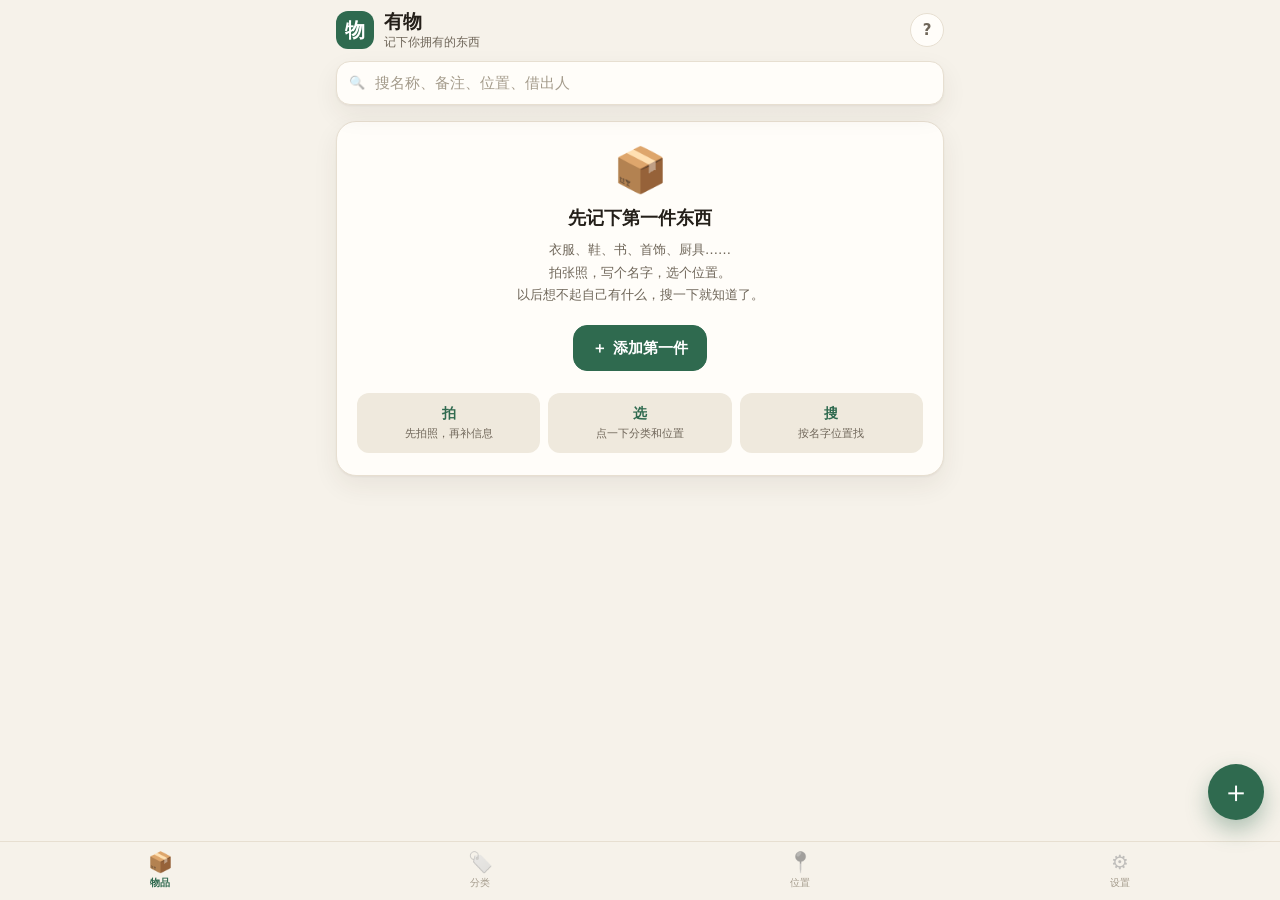
<file: index.html>
﻿<!doctype html>
<html lang="zh-CN">
<head>
<meta charset="utf-8">
<meta name="viewport" content="width=device-width, initial-scale=1, viewport-fit=cover">
<title>有物 · 我的物品清单</title>
<meta name="description" content="把你拥有的每一件东西记下来：衣服、鞋、书、首饰、厨具。">
<meta name="theme-color" content="#f6f2ea">
<meta name="mobile-web-app-capable" content="yes">
<meta name="apple-mobile-web-app-capable" content="yes">
<meta name="apple-mobile-web-app-status-bar-style" content="default">
<meta name="apple-mobile-web-app-title" content="有物">
<link rel="manifest" href="./manifest.json">
<link rel="icon" type="image/svg+xml" href="./icon.svg">
<link rel="apple-touch-icon" href="./icon.svg">
<link rel="stylesheet" href="./styles.css?v=2.12">
</head>
<body>

<div id="errbar" class="errbar" hidden></div>
<script>
window.addEventListener('error', function (e) {
  if (!e || !e.message) return;
  var bar = document.getElementById('errbar');
  if (bar) { bar.hidden = false; bar.textContent = '加载出错：' + e.message; }
}, true);
</script>

<header class="topbar" id="topbar">
  <div class="brand-row">
    <div class="brand">
      <span class="logo">物</span>
      <div class="brand-text">
        <h1>有物</h1>
        <p id="brandSub">记下你拥有的东西</p>
      </div>
    </div>
    <button class="icon-btn" data-act="how-install" aria-label="使用说明">?</button>
  </div>
  <div class="search-wrap" id="searchWrap">
    <span class="search-icon">🔍</span>
    <input id="q" type="search" placeholder="搜名称、备注、位置、借出人" autocomplete="off" enterkeyhint="search">
  </div>
</header>

<main id="view" class="view"></main>

<button id="fab" class="fab" data-act="add-item" aria-label="添加物品">＋</button>

<nav class="tabbar" id="tabbar">
  <button class="tab active" data-tab="items"><span class="ticon">📦</span><span>物品</span></button>
  <button class="tab" data-tab="cats"><span class="ticon">🏷️</span><span>分类</span></button>
  <button class="tab" data-tab="locs"><span class="ticon">📍</span><span>位置</span></button>
  <button class="tab" data-tab="settings"><span class="ticon">⚙️</span><span>设置</span></button>
</nav>

<section id="detail" class="detail" hidden></section>

<div id="picker" class="picker" hidden></div>

<div id="sheet" class="sheet" hidden>
  <div class="sheet-backdrop" data-act="close-sheet"></div>
  <div class="sheet-panel" role="dialog" aria-modal="true" aria-label="物品编辑">
    <div class="sheet-head">
      <button class="link" data-act="close-sheet">取消</button>
      <strong id="sheetTitle">添加物品</strong>
      <button class="link primary" data-act="save-item">保存</button>
    </div>
    <div class="sheet-body" id="sheetBody"></div>
  </div>
</div>

<div id="dialog" class="dialog" hidden>
  <div class="dialog-backdrop" data-act="dlg-cancel"></div>
  <div class="dialog-panel" role="dialog" aria-modal="true" aria-labelledby="dlgTitle">
    <h3 id="dlgTitle"></h3>
    <p id="dlgDesc" class="dlg-desc" hidden></p>
    <div id="dlgBody" class="dlg-body"></div>
    <div class="dlg-actions">
      <button class="btn ghost" id="dlgCancel" data-act="dlg-cancel">取消</button>
      <button class="btn solid" id="dlgOk" data-act="dlg-ok">确定</button>
    </div>
  </div>
</div>

<div id="toast" class="toast" role="status" aria-live="polite"></div>

<script src="./db.js?v=2.12"></script>
<script src="./app.js?v=2.12"></script>
</body>
</html>
</file>
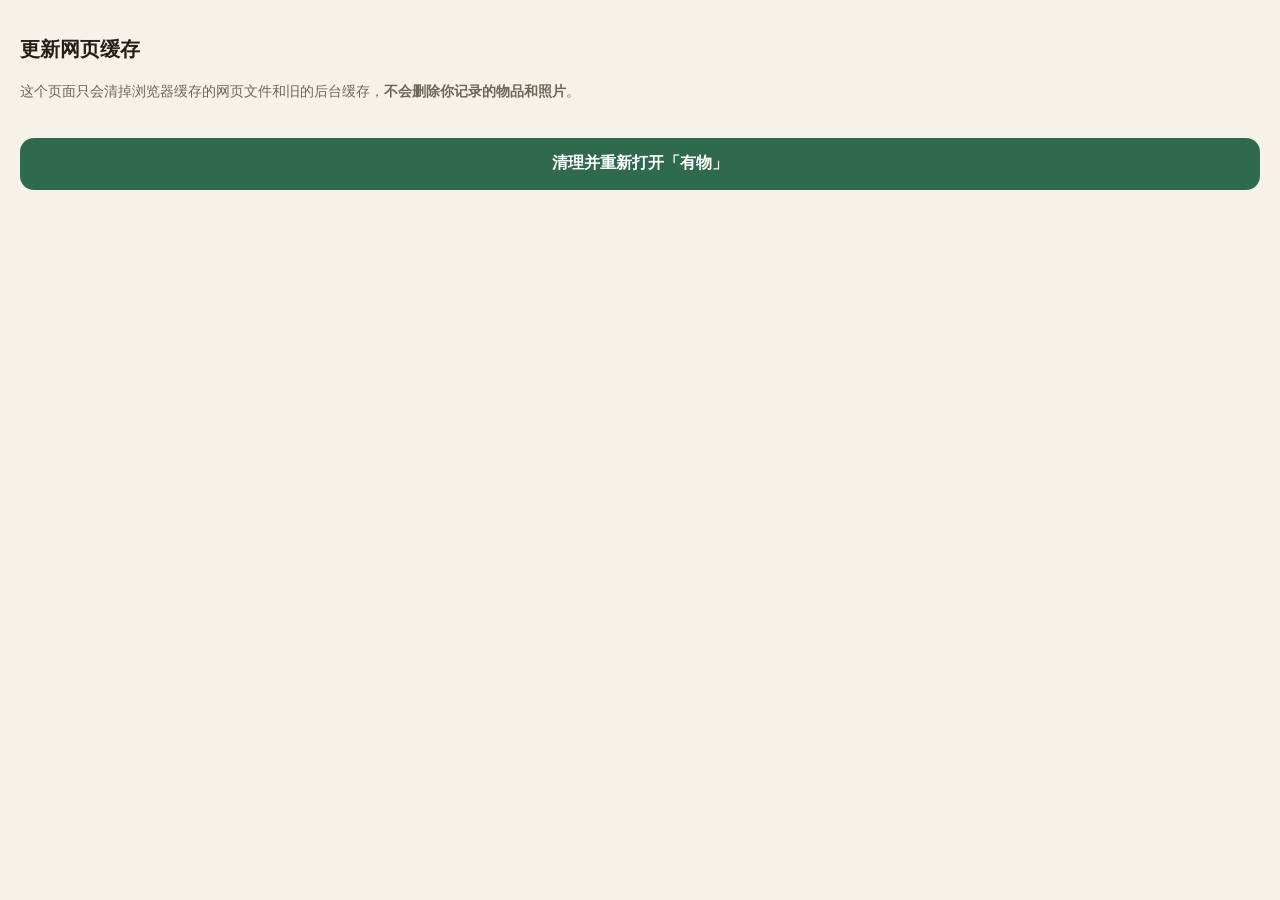
<file: reset.html>
<!doctype html>
<html lang="zh-CN">
<head>
<meta charset="utf-8">
<meta name="viewport" content="width=device-width,initial-scale=1,viewport-fit=cover">
<title>有物 · 更新缓存</title>
<style>
  body {
    margin: 0; padding: 32px 20px;
    font: 16px/1.7 -apple-system, "PingFang SC", "Microsoft YaHei", system-ui, sans-serif;
    background: #f6f2ea; color: #241f19;
  }
  h1 { font-size: 20px; margin: 0 0 12px; }
  p { color: #6f6659; font-size: 14px; }
  button {
    width: 100%; height: 52px; margin-top: 20px;
    border: 0; border-radius: 14px; background: #2f6a4f; color: #fff;
    font-size: 16px; font-weight: 600;
  }
  #log { margin-top: 18px; font-size: 13px; color: #6f6659; white-space: pre-wrap; }
</style>
</head>
<body>
<h1>更新网页缓存</h1>
<p>这个页面只会清掉浏览器缓存的网页文件和旧的后台缓存，<b>不会删除你记录的物品和照片</b>。</p>
<button id="go">清理并重新打开「有物」</button>
<pre id="log"></pre>

<script>
var logEl = document.getElementById('log');
function log(s) { logEl.textContent += s + '\n'; }

document.getElementById('go').addEventListener('click', async function () {
  log('开始清理…');
  try {
    if ('serviceWorker' in navigator) {
      var regs = await navigator.serviceWorker.getRegistrations();
      for (var i = 0; i < regs.length; i++) {
        await regs[i].unregister();
        log('已注销后台服务');
      }
    }
  } catch (e) { log('注销失败：' + e.message); }

  try {
    if (window.caches) {
      var keys = await caches.keys();
      for (var j = 0; j < keys.length; j++) {
        await caches.delete(keys[j]);
        log('已清除缓存：' + keys[j]);
      }
    }
  } catch (e) { log('清缓存失败：' + e.message); }

  log('完成，正在打开…');
  setTimeout(function () { location.replace('./'); }, 700);
});
</script>
</body>
</html>
</file>
<file: styles.css>
/* 有物 · 样式 */
:root {
  --bg: #f6f2ea;
  --bg-soft: #efe9dd;
  --card: #fffdf9;
  --ink: #241f19;
  --ink-2: #6f6659;
  --ink-3: #a49b8b;
  --line: #e7dfd1;
  --accent: #2f6a4f;
  --accent-soft: #e2efe7;
  --on-accent: #ffffff;
  --warm: #c2703d;
  --danger: #b4402f;
  --tabbar: rgba(246, 242, 234, 0.94);
  --wood: #dbc7a6;
  --wood-dark: #bd9d72;
  --shadow: 0 1px 2px rgba(60, 45, 25, 0.05), 0 10px 26px rgba(60, 45, 25, 0.07);
  --radius: 16px;
}

@media (prefers-color-scheme: dark) {
  :root {
    --bg: #14161a;
    --bg-soft: #1b1f24;
    --card: #1e2228;
    --ink: #ece7dd;
    --ink-2: #a6a094;
    --ink-3: #6f6a60;
    --line: #2c3138;
    --accent: #7fbf9c;
    --accent-soft: #20342a;
    --on-accent: #10201a;
    --warm: #e08a52;
    --danger: #e0796b;
    --tabbar: rgba(20, 22, 26, 0.94);
    --wood: #4a3b2a;
    --wood-dark: #382c1f;
    --shadow: 0 1px 2px rgba(0, 0, 0, 0.3), 0 10px 26px rgba(0, 0, 0, 0.35);
  }
}

* { box-sizing: border-box; }
html { -webkit-text-size-adjust: 100%; }
html, body { margin: 0; padding: 0; }

body {
  background: var(--bg);
  color: var(--ink);
  font: 16px/1.5 -apple-system, BlinkMacSystemFont, "PingFang SC", "Noto Sans SC", "Microsoft YaHei", system-ui, sans-serif;
  -webkit-font-smoothing: antialiased;
  padding-bottom: calc(92px + env(safe-area-inset-bottom));
  overscroll-behavior-y: none;
}
body.locked { overflow: hidden; }

button { font: inherit; color: inherit; background: none; border: 0; padding: 0; cursor: pointer; -webkit-tap-highlight-color: transparent; }
input, select, textarea { font: inherit; color: inherit; }
h1, h2, h3, p, dl, dd, ul { margin: 0; }
ul { padding: 0; list-style: none; }
[hidden] { display: none !important; }

/* ---------- 顶栏 ---------- */
.topbar {
  position: sticky;
  top: 0;
  z-index: 30;
  padding: calc(10px + env(safe-area-inset-top)) 16px 10px;
  background: linear-gradient(var(--bg) 72%, rgba(246, 242, 234, 0));
  max-width: 640px;
  margin: 0 auto;
}
@media (prefers-color-scheme: dark) {
  .topbar { background: linear-gradient(var(--bg) 72%, rgba(20, 22, 26, 0)); }
}
.brand-row { display: flex; align-items: center; justify-content: space-between; gap: 10px; }
.brand { display: flex; align-items: center; gap: 10px; min-width: 0; }
.logo {
  width: 38px; height: 38px; flex: 0 0 38px;
  border-radius: 12px;
  background: var(--accent);
  color: var(--on-accent);
  display: grid; place-items: center;
  font-size: 20px; font-weight: 600;
}
.brand-text { min-width: 0; }
.brand-text h1 { font-size: 19px; letter-spacing: 0.02em; line-height: 1.2; }
.brand-text p { font-size: 12px; color: var(--ink-2); white-space: nowrap; overflow: hidden; text-overflow: ellipsis; }
.icon-btn {
  width: 34px; height: 34px; border-radius: 50%;
  border: 1px solid var(--line); background: var(--card);
  color: var(--ink-2); font-size: 15px; font-weight: 700;
  display: grid; place-items: center;
}
.search-wrap {
  display: flex; align-items: center; gap: 8px;
  margin-top: 10px; height: 44px; padding: 0 12px;
  background: var(--card);
  border: 1px solid var(--line);
  border-radius: 14px;
  box-shadow: var(--shadow);
}
.search-icon { font-size: 13px; opacity: 0.5; }
.search-wrap input { flex: 1; border: 0; outline: none; background: none; font-size: 15px; min-width: 0; }
.search-wrap input::placeholder { color: var(--ink-3); }

/* ---------- 主区域 ---------- */
.view { max-width: 640px; margin: 0 auto; padding: 0 16px 8px; }

.stat-strip {
  display: grid; grid-template-columns: repeat(4, 1fr); gap: 6px;
  margin: 4px 0 12px; padding: 12px 6px;
  background: var(--card); border: 1px solid var(--line);
  border-radius: var(--radius); box-shadow: var(--shadow);
}
.stat-strip > div { display: flex; flex-direction: column; align-items: center; gap: 2px; text-align: center; min-width: 0; }
.stat-strip b { font-size: 15px; font-weight: 650; letter-spacing: -0.01em; white-space: nowrap; overflow: hidden; text-overflow: ellipsis; max-width: 100%; }
.stat-strip span { font-size: 10px; color: var(--ink-3); white-space: nowrap; }

.chip-row { display: flex; gap: 8px; overflow-x: auto; padding: 2px 0 10px; scrollbar-width: none; }
.chip-row::-webkit-scrollbar { display: none; }
.chip {
  flex: 0 0 auto; height: 32px; padding: 0 12px;
  border-radius: 16px; border: 1px solid var(--line);
  background: var(--card); color: var(--ink-2);
  font-size: 13px; white-space: nowrap;
  display: inline-flex; align-items: center; gap: 4px;
}
.chip.on { background: var(--accent); border-color: var(--accent); color: var(--on-accent); font-weight: 600; }
.chip i { font-style: normal; font-size: 11px; opacity: 0.55; }
.chip.dashed { border-style: dashed; color: var(--ink-3); }

.filter-row { display: flex; flex-wrap: wrap; align-items: center; gap: 8px; margin-bottom: 10px; min-height: 34px; }
.filter-row select {
  height: 34px; max-width: 46%; padding: 0 10px;
  border-radius: 10px; border: 1px solid var(--line);
  background: var(--card); color: var(--ink-2); font-size: 13px;
  outline: none;
}
.result-count { font-size: 12px; color: var(--ink-3); margin-left: auto; white-space: nowrap; }
.link { color: var(--accent); font-size: 14px; font-weight: 600; padding: 4px 2px; }
.link.small { font-size: 12px; color: var(--ink-2); font-weight: 500; white-space: nowrap; }
.link.primary { color: var(--accent); }

/* ---------- 物品卡片 ---------- */
/* 瀑布流：不同形状的卡片混排，像书架 */
.grid { columns: 2; column-gap: 10px; }
.card {
  position: relative; display: flex; flex-direction: column;
  width: 100%; margin: 0 0 10px; break-inside: avoid;
  text-align: left; overflow: hidden;
  background: var(--card); border: 1px solid var(--line);
  border-radius: var(--radius); box-shadow: var(--shadow);
  transition: transform 0.12s ease;
}
.card:active { transform: scale(0.982); }
.thumb {
  aspect-ratio: 1 / 1;
  background-color: var(--bg-soft);
  background-position: center;
  background-size: cover;
  background-repeat: no-repeat;
  display: grid; place-items: center;
}
.ph-emoji { font-size: 34px; opacity: 0.4; }

/* 分类形状 */
.thumb { position: relative; }
.thumb.shape-book {
  aspect-ratio: 2 / 3;
  border-radius: 2px 9px 9px 2px;
  box-shadow: inset 12px 0 16px -14px rgba(0, 0, 0, 0.6);
}
.thumb.shape-book::before {
  content: ''; position: absolute; left: 0; top: 0; bottom: 0; width: 11px;
  background: linear-gradient(90deg, rgba(0, 0, 0, 0.3), rgba(255, 255, 255, 0.22) 65%, rgba(0, 0, 0, 0.05));
  pointer-events: none;
}
.thumb.shape-garment { aspect-ratio: 3 / 4; border-radius: 22px 22px 14px 14px; }
.thumb.shape-tall { aspect-ratio: 2 / 3; border-radius: 16px; }

.gallery.shape-book .gallery-item { aspect-ratio: 2 / 3; }
.gallery.shape-garment .gallery-item { aspect-ratio: 3 / 4; }
.gallery.shape-tall .gallery-item { aspect-ratio: 2 / 3; }

/* 自动去背景开关 */
.cut-toggle {
  display: flex; align-items: center; gap: 8px;
  margin: -4px 0 10px; font-size: 12.5px; color: var(--ink-2);
}
.cut-toggle input { width: 18px; height: 18px; accent-color: var(--accent); flex: 0 0 18px; }
.card-body { padding: 8px 10px 10px; }
.card-name {
  font-size: 14px; font-weight: 600; line-height: 1.35;
  display: -webkit-box; -webkit-line-clamp: 2; -webkit-box-orient: vertical;
  overflow: hidden; word-break: break-word;
}
.card-meta { margin-top: 3px; font-size: 11px; color: var(--ink-2); white-space: nowrap; overflow: hidden; text-overflow: ellipsis; }
.badge-lent {
  position: absolute; top: 8px; right: 8px;
  padding: 2px 7px; border-radius: 8px;
  background: var(--warm); color: #fff; font-size: 10px; font-weight: 600;
}
.badge-lent.over { background: var(--danger); }

/* 数量快捷增减 */
.qty-row {
  display: flex; align-items: center; justify-content: center; gap: 14px;
  margin-top: 14px; padding: 10px;
  background: var(--card); border: 1px solid var(--line); border-radius: 14px;
}
.qbtn {
  width: 44px; height: 44px; border-radius: 12px;
  border: 1px solid var(--line); background: var(--bg);
  font-size: 22px; line-height: 1; color: var(--ink);
  display: grid; place-items: center;
}
.qbtn:active { background: var(--accent-soft); }
.qnum { min-width: 84px; text-align: center; font-size: 17px; font-weight: 650; }

/* 小标签芯片 */
.chip.mini { height: 27px; padding: 0 10px; font-size: 12px; border-radius: 14px; }
.tag-chips { padding-bottom: 6px; }

/* 详情页标签可点击 */
.tag-pill { cursor: pointer; }

/* ---------- 按钮 ---------- */
.btn {
  display: inline-flex; align-items: center; justify-content: center; gap: 6px;
  height: 46px; padding: 0 18px;
  border-radius: 14px; border: 1px solid var(--line);
  background: var(--card); color: var(--ink);
  font-size: 15px; font-weight: 600;
}
.btn.solid { background: var(--accent); border-color: var(--accent); color: var(--on-accent); }
.btn.ghost { background: var(--card); }
.btn.block { display: flex; width: 100%; margin-top: 10px; }
.btn.danger { color: var(--danger); }
.btn.solid.danger { background: var(--danger); border-color: var(--danger); color: #fff; }

/* ---------- 空状态 / 引导 ---------- */
.onboard {
  margin-top: 6px; padding: 26px 20px 22px;
  background: var(--card); border: 1px solid var(--line);
  border-radius: 20px; box-shadow: var(--shadow); text-align: center;
}
.onboard-emoji { font-size: 44px; line-height: 1; }
.onboard h2 { font-size: 18px; margin: 12px 0 8px; }
.onboard p { font-size: 13px; color: var(--ink-2); line-height: 1.75; }
.onboard .btn { margin-top: 18px; }
.onboard-tips { display: grid; grid-template-columns: repeat(3, 1fr); gap: 8px; margin-top: 22px; }
.onboard-tips > div { background: var(--bg-soft); border-radius: 12px; padding: 10px 6px; display: flex; flex-direction: column; gap: 2px; }
.onboard-tips b { font-size: 14px; color: var(--accent); }
.onboard-tips span { font-size: 11px; color: var(--ink-2); }

.empty { padding: 40px 16px; text-align: center; color: var(--ink-2); }
.empty p { font-size: 14px; margin-bottom: 12px; }

/* ---------- 底部导航 ---------- */
.tabbar {
  position: fixed; left: 0; right: 0; bottom: 0; z-index: 40;
  display: grid; grid-template-columns: repeat(4, 1fr);
  padding: 6px 0 calc(6px + env(safe-area-inset-bottom));
  background: var(--tabbar);
  -webkit-backdrop-filter: blur(14px);
  backdrop-filter: blur(14px);
  border-top: 1px solid var(--line);
}
.tab { display: flex; flex-direction: column; align-items: center; gap: 3px; padding: 4px 0; color: var(--ink-3); font-size: 10px; }
.tab .ticon { font-size: 20px; line-height: 1; filter: grayscale(1) opacity(0.6); }
.tab.active { color: var(--accent); font-weight: 600; }
.tab.active .ticon { filter: none; }

.fab {
  position: fixed; right: 16px; bottom: calc(80px + env(safe-area-inset-bottom)); z-index: 41;
  width: 56px; height: 56px; border-radius: 50%;
  background: var(--accent); color: var(--on-accent);
  font-size: 30px; line-height: 1; font-weight: 300;
  display: grid; place-items: center;
  box-shadow: 0 10px 22px rgba(47, 106, 79, 0.36);
  transition: transform 0.12s ease;
}
.fab:active { transform: scale(0.94); }

/* ---------- 编辑面板 ---------- */
.sheet { position: fixed; inset: 0; z-index: 65; display: flex; align-items: flex-end; }
.sheet-backdrop { position: absolute; inset: 0; background: rgba(24, 18, 10, 0.38); -webkit-backdrop-filter: blur(2px); backdrop-filter: blur(2px); }
.sheet-panel {
  position: relative; width: 100%; max-width: 640px; margin: 0 auto;
  max-height: 94vh; max-height: 94dvh; display: flex; flex-direction: column;
  background: var(--bg);
  border-radius: 22px 22px 0 0;
  box-shadow: 0 -8px 30px rgba(0, 0, 0, 0.12);
  animation: slideUp 0.22s ease;
}
@keyframes slideUp { from { transform: translateY(26px); opacity: 0.5; } to { transform: none; opacity: 1; } }
.sheet-head {
  display: flex; align-items: center; justify-content: space-between; gap: 8px;
  padding: 13px 16px; border-bottom: 1px solid var(--line);
}
.sheet-head strong { font-size: 15px; }
.sheet-head .link { font-size: 14px; color: var(--ink-2); font-weight: 500; }
.sheet-head .link.primary { color: var(--accent); font-weight: 700; }
.sheet-body { overflow-y: auto; padding: 14px 16px calc(28px + env(safe-area-inset-bottom)); -webkit-overflow-scrolling: touch; }

/* ---------- 表单 ---------- */
.form-photos { display: grid; grid-template-columns: repeat(4, 1fr); gap: 8px; margin-bottom: 16px; }
.ph { position: relative; aspect-ratio: 1 / 1; border-radius: 12px; overflow: hidden; background: var(--bg-soft); }
.ph img { width: 100%; height: 100%; object-fit: cover; display: block; }
.ph-x {
  position: absolute; top: 3px; right: 3px;
  width: 22px; height: 22px; border-radius: 50%;
  background: rgba(0, 0, 0, 0.55); color: #fff; font-size: 11px;
  display: grid; place-items: center;
}
.ph-add {
  aspect-ratio: 1 / 1; border-radius: 12px;
  border: 1px dashed var(--line); background: var(--bg-soft);
  color: var(--ink-3); font-size: 11px;
  display: flex; flex-direction: column; align-items: center; justify-content: center; gap: 3px;
}
.ph-add span { font-size: 22px; }

.field { display: block; margin-bottom: 14px; }
.field > span { display: block; font-size: 12px; font-weight: 600; color: var(--ink-2); margin-bottom: 6px; }
.field input, .field textarea, .field select {
  width: 100%; padding: 11px 12px;
  border: 1px solid var(--line); border-radius: 12px;
  background: var(--card); outline: none; font-size: 16px;
}
.field textarea { resize: vertical; min-height: 76px; line-height: 1.5; }
.field input:focus, .field textarea:focus, .field select:focus { border-color: var(--accent); }
.field-row { display: grid; grid-template-columns: 1fr 1fr; gap: 10px; }
.select-row { display: flex; gap: 8px; align-items: center; }
.select-row select { flex: 1; }

/* ---------- 详情页 ---------- */
.detail { position: fixed; inset: 0; z-index: 60; background: var(--bg); display: flex; flex-direction: column; }
.detail-bar {
  display: flex; align-items: center; gap: 10px;
  padding: calc(10px + env(safe-area-inset-top)) 14px 10px;
  border-bottom: 1px solid var(--line); background: var(--bg);
}
.detail-title { flex: 1; font-size: 15px; font-weight: 600; overflow: hidden; text-overflow: ellipsis; white-space: nowrap; }
.back-btn {
  width: 36px; height: 36px; border-radius: 50%;
  border: 1px solid var(--line); background: var(--card);
  display: grid; place-items: center; font-size: 17px; color: var(--ink-2);
}
.detail-scroll { flex: 1; overflow-y: auto; -webkit-overflow-scrolling: touch; padding-bottom: calc(40px + env(safe-area-inset-bottom)); }
.gallery { display: flex; overflow-x: auto; scroll-snap-type: x mandatory; background: var(--bg-soft); scrollbar-width: none; }
.gallery::-webkit-scrollbar { display: none; }
.gallery-item { flex: 0 0 100%; aspect-ratio: 1 / 1; scroll-snap-align: start; background: center / cover no-repeat; }
.gallery.empty { aspect-ratio: 2 / 1; display: grid; place-items: center; font-size: 54px; opacity: 0.45; }
.detail-main { padding: 16px; }
.detail-main h2 { font-size: 20px; line-height: 1.35; word-break: break-word; }
.pills { display: flex; flex-wrap: wrap; gap: 6px; margin-top: 10px; }
.pill {
  padding: 4px 10px; border-radius: 9px;
  background: var(--accent-soft); color: var(--accent);
  font-size: 12px; font-weight: 600;
}
.pill.warn { background: rgba(194, 112, 61, 0.16); color: var(--warm); }

.fields { display: grid; gap: 8px; margin-top: 14px; }
.fields > div {
  display: flex; align-items: center; justify-content: space-between; gap: 12px;
  padding: 10px 12px; border: 1px solid var(--line); border-radius: 12px;
  background: var(--card); font-size: 14px;
}
.fields dt { color: var(--ink-2); }
.fields dd { font-weight: 600; text-align: right; word-break: break-all; }

.note { margin-top: 14px; padding: 12px; border-radius: 12px; background: var(--bg-soft); font-size: 14px; line-height: 1.7; color: var(--ink-2); white-space: pre-wrap; word-break: break-word; }
.sec { margin: 22px 0 8px; font-size: 13px; color: var(--ink-2); font-weight: 700; }
.hist { display: grid; gap: 6px; }
.hist li { padding: 9px 12px; border-radius: 10px; background: var(--card); border: 1px solid var(--line); font-size: 13px; color: var(--ink-2); }

.loan-card { margin-top: 16px; padding: 14px; border-radius: 14px; border: 1px solid var(--line); background: var(--card); }
.loan-card .loan-head { display: flex; align-items: center; justify-content: space-between; gap: 10px; margin-bottom: 10px; }
.loan-card .loan-head b { font-size: 14px; }
.loan-card .loan-body { font-size: 13px; color: var(--ink-2); line-height: 1.6; }

/* ---------- 分类 / 位置 ---------- */
.seg { display: grid; grid-template-columns: 1fr 1fr; gap: 4px; padding: 4px; margin: 6px 0 14px; background: var(--bg-soft); border-radius: 13px; }
.seg-btn { height: 36px; border-radius: 10px; font-size: 14px; color: var(--ink-2); font-weight: 600; }
.seg-btn.on { background: var(--card); color: var(--ink); box-shadow: var(--shadow); }

.tag-list { display: grid; gap: 8px; }
.tag-row {
  display: flex; align-items: center; gap: 8px;
  padding: 12px 14px; border: 1px solid var(--line); border-radius: 14px;
  background: var(--card); box-shadow: var(--shadow); cursor: pointer;
}
.tag-row.active { border-color: var(--accent); background: var(--accent-soft); }
.tag-row.active .tag-name { color: var(--accent); }
.tag-row.drag-source { opacity: 0.25; }
.tag-row.drop-target {
  outline: 2px solid var(--accent);
  outline-offset: -2px;
  background: var(--accent-soft);
}
.tag-caret {
  width: 26px; height: 26px; flex: 0 0 26px;
  margin-left: -4px;
  border-radius: 8px;
  color: var(--ink-2); font-size: 15px; font-weight: 700; line-height: 1;
  display: grid; place-items: center;
}
.tag-caret:not(.blank):active { background: var(--bg-soft); }
.tag-caret.blank { opacity: 0; }
.tag-kind {
  font-size: 10px; color: var(--ink-3);
  border: 1px solid var(--line); border-radius: 6px;
  padding: 1px 5px; margin-left: -2px;
}
.tag-emoji { width: 30px; text-align: center; font-size: 19px; }
.tag-name { flex: 1; font-size: 15px; font-weight: 600; overflow: hidden; text-overflow: ellipsis; white-space: nowrap; }
.tag-inloc {
  font-size: 9.5px; color: var(--ink-3);
  border: 1px dashed var(--line); border-radius: 6px;
  padding: 1px 4px;
  max-width: 130px; overflow: hidden; text-overflow: ellipsis; white-space: nowrap;
}

/* 树里直接显示这个位置 / 分类里的物品 */
.loc-items {
  display: flex; gap: 8px; overflow-x: auto;
  padding: 4px 8px 12px 38px;
  scrollbar-width: none;
}
.loc-item {
  flex: 0 0 auto; width: 62px;
  display: flex; flex-direction: column; align-items: center; gap: 4px;
  background: none; border: 0; padding: 0;
}
.loc-thumb {
  width: 58px; height: 58px; border-radius: 10px;
  border: 1px solid var(--line);
  background: var(--bg-soft) center/cover no-repeat;
  display: grid; place-items: center;
  font-size: 18px;
}
.loc-plus { border-style: dashed; color: var(--ink-3); font-size: 20px; }
.loc-name {
  font-size: 9px; color: var(--ink-2); max-width: 100%;
  overflow: hidden; text-overflow: ellipsis; white-space: nowrap;
}

/* 树里内嵌的家具 */
.fur.fur-inline { margin: 2px 0 6px; }
.fur.fur-inline .fur-row { padding: 0 2px; }
.fur.fur-inline .fur-board { margin-bottom: 4px; }
.fur-add .fur-photo {
  border-style: dashed; background: var(--bg);
  color: var(--ink-3); font-size: 22px;
  display: grid; place-items: center;
}
.fur-bookshelf .fur-add .fur-photo { width: 46px; height: 84px; }
.fur-wardrobe .fur-add .fur-photo { width: 66px; height: 84px; }
.fur-shoerack .fur-add .fur-photo { width: 52px; height: 46px; }
.fur-cabinet .fur-add .fur-photo { width: 56px; height: 56px; }
.tag-count { font-size: 12px; color: var(--ink-3); }
.tag-add {
  width: 30px; height: 30px; border-radius: 8px;
  border: 1px solid var(--line); background: var(--bg);
  color: var(--ink-2); font-size: 15px; line-height: 1;
  display: grid; place-items: center;
}
.tag-add:active { background: var(--accent-soft); color: var(--accent); }
.tag-del { width: 30px; height: 30px; border-radius: 50%; color: var(--ink-3); font-size: 14px; display: grid; place-items: center; }
.tag-del:active { background: var(--bg-soft); }

/* ---------- 统计 ---------- */
.block {
  margin-top: 12px; padding: 16px;
  background: var(--card); border: 1px solid var(--line);
  border-radius: var(--radius); box-shadow: var(--shadow);
}
.block h3 { font-size: 14px; margin-bottom: 10px; }
.hint { font-size: 12px; color: var(--ink-2); line-height: 1.65; margin: 6px 0 12px; }
.bars { display: grid; gap: 12px; }
.bar-row { font-size: 13px; }
.bar-top { display: flex; justify-content: space-between; gap: 10px; margin-bottom: 5px; }
.bar-top b { font-weight: 600; }
.bar-top span { color: var(--ink-3); font-size: 12px; }
.bar-track { height: 8px; border-radius: 4px; background: var(--bg-soft); overflow: hidden; }
.bar-fill { height: 100%; border-radius: 4px; background: var(--accent); opacity: 0.85; }

.recent { display: grid; gap: 8px; }
.recent-item { display: flex; align-items: center; gap: 10px; }
.recent-thumb { width: 44px; height: 44px; flex: 0 0 44px; border-radius: 10px; background: var(--bg-soft) center / cover no-repeat; display: grid; place-items: center; font-size: 18px; }
.recent-text { min-width: 0; }
.recent-text { min-width: 0; flex: 1; text-align: left; }
.recent-text b { display: block; font-size: 13px; font-weight: 600; overflow: hidden; text-overflow: ellipsis; white-space: nowrap; }
.recent-text span { display: block; font-size: 11px; color: var(--ink-3); }

.about { text-align: center; }
.about-logo { width: 46px; height: 46px; margin: 0 auto 10px; border-radius: 14px; background: var(--accent); color: var(--on-accent); display: grid; place-items: center; font-size: 22px; }
.about p { font-size: 13px; color: var(--ink-2); }
.about p + p { margin-top: 4px; }

/* ---------- 对话框 ---------- */
.dialog { position: fixed; inset: 0; z-index: 70; display: flex; align-items: center; justify-content: center; padding: 20px; }
.dialog-backdrop { position: absolute; inset: 0; background: rgba(24, 18, 10, 0.42); -webkit-backdrop-filter: blur(2px); backdrop-filter: blur(2px); }
.dialog-panel {
  position: relative; width: 100%; max-width: 340px;
  max-height: 86dvh; overflow-y: auto;
  padding: 20px; border-radius: 20px;
  background: var(--card); box-shadow: 0 18px 44px rgba(0, 0, 0, 0.22);
  animation: pop 0.16s ease;
}
@keyframes pop { from { transform: scale(0.96); opacity: 0.6; } to { transform: none; opacity: 1; } }
.dialog-panel h3 { font-size: 17px; line-height: 1.4; }
.dlg-desc { margin-top: 8px; font-size: 13px; color: var(--ink-2); line-height: 1.7; white-space: pre-line; }
.dlg-body { margin-top: 14px; }
.dlg-field { display: block; margin-bottom: 12px; }
.dlg-field > span { display: block; font-size: 12px; font-weight: 600; color: var(--ink-2); margin-bottom: 6px; }
.dlg-field input, .dlg-field textarea {
  width: 100%; padding: 10px 12px; font-size: 16px;
  border: 1px solid var(--line); border-radius: 11px; background: var(--bg); outline: none;
}
.dlg-field input:focus, .dlg-field textarea:focus { border-color: var(--accent); }
.emoji-grid { display: grid; grid-template-columns: repeat(8, 1fr); gap: 4px; max-height: 168px; overflow-y: auto; }
.emoji-opt { aspect-ratio: 1 / 1; border-radius: 8px; font-size: 18px; display: grid; place-items: center; background: var(--bg); }
.emoji-opt.on { background: var(--accent-soft); outline: 2px solid var(--accent); }
.dlg-actions { display: flex; gap: 10px; margin-top: 18px; }
.dlg-actions .btn { flex: 1; height: 44px; }

/* ---------- 提示 ---------- */
.toast {
  position: fixed; left: 50%; bottom: calc(96px + env(safe-area-inset-bottom)); z-index: 80;
  transform: translate(-50%, 10px);
  max-width: 84vw; padding: 10px 16px;
  border-radius: 12px; background: rgba(28, 24, 18, 0.92); color: #fdf8ee;
  font-size: 13px; line-height: 1.4; text-align: center;
  opacity: 0; pointer-events: none;
  transition: opacity 0.2s ease, transform 0.2s ease;
}
.toast.show { opacity: 1; transform: translate(-50%, 0); }

.errbar {
  position: sticky; top: 0; z-index: 90;
  padding: 10px 14px; background: #b4402f; color: #fff; font-size: 13px; line-height: 1.5;
}

/* ---------- 位置大按钮 / 可视化选择器 ---------- */
.loc-big {
  width: 100%; display: flex; align-items: center; gap: 10px;
  padding: 10px 12px; margin-bottom: 12px;
  border: 1px solid var(--line); border-radius: 14px;
  background: var(--card); text-align: left;
  box-shadow: var(--shadow);
}
.loc-big.empty { border-style: dashed; border-color: var(--warm); }
.loc-mark { font-size: 18px; }
.loc-body { flex: 1; min-width: 0; display: flex; flex-direction: column; gap: 2px; }
.loc-label { font-size: 11px; color: var(--ink-3); }
.loc-name { font-size: 15px; font-weight: 650; overflow: hidden; text-overflow: ellipsis; white-space: nowrap; }
.loc-big.empty .loc-name { color: var(--warm); font-weight: 600; }
.loc-arrow { color: var(--ink-3); font-size: 18px; }

.field.tight { margin-bottom: 10px; }
.field.tight input { padding: 13px 12px; font-size: 17px; }

.more-wrap { margin: 4px 0 12px; }
.more-toggle {
  display: block; width: 100%; height: 40px;
  border: 1px dashed var(--line); border-radius: 12px;
  background: transparent; color: var(--ink-2); font-size: 12.5px;
}
.more-toggle:active { background: var(--bg-soft); }

.picker { position: fixed; inset: 0; z-index: 68; background: var(--bg); display: flex; flex-direction: column; }
.picker-bar {
  display: flex; align-items: center; justify-content: space-between; gap: 10px;
  padding: calc(12px + env(safe-area-inset-top)) 16px 12px;
  border-bottom: 1px solid var(--line); background: var(--bg);
}
.picker-bar strong { font-size: 15px; }
.picker-body { flex: 1; overflow-y: auto; padding: 6px 16px calc(30px + env(safe-area-inset-bottom)); }
.picker-body h4 { margin: 14px 0 8px; font-size: 12px; color: var(--ink-2); font-weight: 700; }
.loc-grid { display: grid; grid-template-columns: repeat(2, 1fr); gap: 8px; }
.loc-tile {
  position: relative; min-height: 66px; padding: 10px 12px;
  border: 1px solid var(--line); border-radius: 12px;
  background: var(--card); text-align: left;
  display: flex; flex-direction: column; justify-content: center; gap: 3px;
}
.loc-tile b { font-size: 13.5px; font-weight: 650; line-height: 1.35; word-break: break-all; }
.loc-tile span {
  font-size: 11px; color: var(--ink-3);
  white-space: nowrap; overflow: hidden; text-overflow: ellipsis; max-width: 100%;
}
.loc-tile.on { border-color: var(--accent); background: var(--accent-soft); }
.loc-tile i {
  position: absolute; top: 6px; right: 8px;
  font-style: normal; font-size: 12px; color: var(--accent); font-weight: 700;
}

/* ---------- 详情页（紧凑版） ---------- */
.gallery.compact { height: 168px; background: var(--bg-soft); }
.gallery.compact .gallery-item {
  width: 100%; flex: 0 0 100%; height: 168px; aspect-ratio: auto;
  background-size: contain; background-repeat: no-repeat;
}
.gallery.compact.empty { aspect-ratio: auto; height: 168px; font-size: 44px; }

.detail-head { padding: 12px 16px 2px; }
.detail-head h2 { font-size: 19px; line-height: 1.35; word-break: break-word; }
.detail-head .pills { margin-top: 8px; }
.detail-loc { margin-top: 8px; font-size: 12px; color: var(--ink-3); }

.detail-actions {
  display: flex; align-items: center; gap: 10px;
  padding: 10px 16px 12px;
}
.qty-mini {
  display: flex; align-items: center;
  border: 1px solid var(--line); border-radius: 10px;
  background: var(--card); overflow: hidden;
}
.qty-mini button {
  width: 38px; height: 34px; font-size: 18px; line-height: 1;
  color: var(--ink); display: grid; place-items: center;
}
.qty-mini button:active { background: var(--accent-soft); }
.qty-mini span { min-width: 42px; text-align: center; font-weight: 650; font-size: 14px; }

.loan-chip {
  height: 34px; padding: 0 14px; border-radius: 10px;
  border: 1px solid var(--line); background: var(--card);
  font-size: 12.5px; color: var(--ink-2);
}
.loan-chip.lent { border-color: var(--warm); color: var(--warm); background: rgba(194, 112, 61, 0.1); }

.detail-more { padding: 0 16px 24px; }
.loan-line { margin-top: 10px; font-size: 13px; color: var(--ink-2); }

/* 上一件 / 下一件 */
.detail-nav {
  display: flex; align-items: center; justify-content: space-between; gap: 10px;
  padding: 8px 12px calc(8px + env(safe-area-inset-bottom));
  border-top: 1px solid var(--line); background: var(--bg);
}
.nav-btn {
  height: 40px; padding: 0 16px;
  border-radius: 10px; border: 1px solid var(--line);
  background: var(--card); color: var(--ink); font-size: 14px;
}
.nav-btn:disabled { opacity: 0.38; }
.nav-pos { font-size: 12px; color: var(--ink-3); min-width: 56px; text-align: center; }

@keyframes slideInLeft {
  from { opacity: 0.35; transform: translateX(20px); }
  to { opacity: 1; transform: none; }
}
@keyframes slideInRight {
  from { opacity: 0.35; transform: translateX(-20px); }
  to { opacity: 1; transform: none; }
}
.slide-left { animation: slideInLeft 0.2s ease; }
.slide-right { animation: slideInRight 0.2s ease; }

/* ---------- 家具视图：书架 / 衣柜 / 鞋柜 / 置物架 ---------- */
.fur { margin-bottom: 26px; }
.fur-head {
  display: flex; align-items: baseline; justify-content: space-between; gap: 10px;
  margin: 0 6px 8px;
}
.fur-head b { font-size: 17px; font-weight: 700; color: var(--ink); }
.fur-head span { font-size: 11px; color: var(--ink-3); }
.fur-body { position: relative; padding: 0 2px; }

.fur-row { display: flex; align-items: flex-end; gap: 4px; padding: 0 6px; }
.fur-item {
  flex: 0 0 auto;
  display: flex; flex-direction: column; align-items: center; gap: 3px;
  background: none; border: 0; padding: 0; text-align: center;
  touch-action: pan-y;
}
.fur-photo {
  display: grid; place-items: center;
  background-color: var(--bg-soft);
  background-position: center; background-size: cover; background-repeat: no-repeat;
  border: 1px solid var(--line);
  font-size: 16px;
}
.fur-name {
  font-size: 9px; color: var(--ink-2); max-width: 100%;
  overflow: hidden; text-overflow: ellipsis; white-space: nowrap;
}

/* 书架：书站立，圆角与书脊阴影 */
.fur-bookshelf .fur-photo {
  border-radius: 2px 5px 5px 2px;
  box-shadow: inset 7px 0 9px -8px rgba(0, 0, 0, 0.55), 0 1px 2px rgba(0, 0, 0, 0.08);
}
.fur-bookshelf .fur-name { display: none; }

/* 衣柜：横杆 + 挂着的衣服 */
.fur-rail {
  position: relative;
  height: 7px; margin: 2px 6px 0; border-radius: 4px;
  background: linear-gradient(180deg, #e0cca6, #a98d63);
  box-shadow: 0 3px 6px -3px rgba(0, 0, 0, 0.4);
}
.fur-rail::before, .fur-rail::after {
  content: ''; position: absolute; top: -3px;
  width: 8px; height: 8px; border-radius: 50%;
  background: #b99a6f;
}
.fur-rail::before { left: -2px; }
.fur-rail::after { right: -2px; }

.fur-wardrobe .fur-row { align-items: flex-start; gap: 8px; padding: 0 8px 12px; }
.fur-wardrobe .fur-item::before {
  content: ''; width: 2px; height: 9px; background: #b99a6f; border-radius: 1px;
}
.fur-wardrobe .fur-photo { border-radius: 12px 12px 6px 6px; }
.fur-wardrobe .fur-name { display: none; }

/* 鞋柜与置物架 */
.fur-shoerack .fur-photo { border-radius: 8px 8px 4px 4px; }
.fur-shoerack .fur-name { display: none; }
.fur-cabinet .fur-photo { border-radius: 10px; }

/* 拖动 */
.fur-item.drag-source { opacity: 0.25; }
.fur-item.drop-target { outline: 2px solid var(--accent); outline-offset: 2px; border-radius: 6px; }
.drag-ghost {
  position: fixed; z-index: 200; pointer-events: none;
  opacity: 0.95; transform: scale(1.06);
  filter: drop-shadow(0 10px 18px rgba(0, 0, 0, 0.35));
}

/* 木板 */
.fur-board {
  height: 10px; margin: 0 2px 8px; border-radius: 2px;
  background: linear-gradient(180deg, var(--wood), var(--wood-dark));
  box-shadow: 0 7px 12px -8px rgba(0, 0, 0, 0.5);
}

@media (min-width: 720px) {
  .grid { grid-template-columns: repeat(3, 1fr); }
}
</file>
